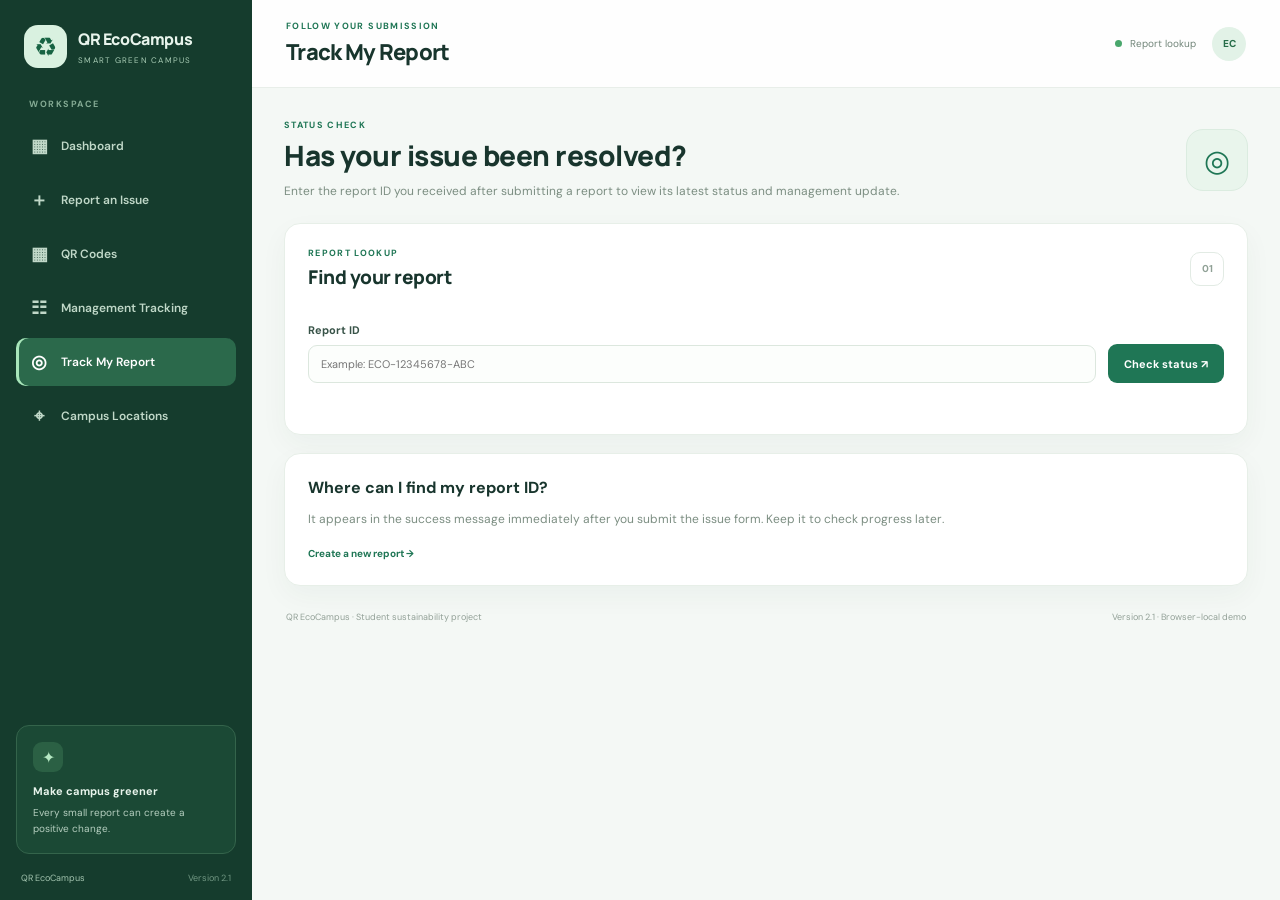
<file: tracking.html>
<!DOCTYPE html>
<html lang="en">
<head>
  <meta charset="UTF-8">
  <meta name="viewport" content="width=device-width, initial-scale=1.0">
  <title>Track My Report | QR EcoCampus</title>
  <link rel="stylesheet" href="style.css">
  <script src="script.js" defer></script>
</head>
<body data-page="tracking">
  <div class="app-shell">
    <aside class="sidebar" id="sidebar">
      <a class="brand" href="index.html"><span class="brand-icon">♻</span><span><strong>QR EcoCampus</strong><small>SMART GREEN CAMPUS</small></span></a>
      <div class="nav-label">WORKSPACE</div>
      <nav class="side-nav" aria-label="Main navigation">
        <a class="nav-link" href="index.html"><span class="nav-icon">▦</span>Dashboard</a>
        <a class="nav-link" href="report.html"><span class="nav-icon">＋</span>Report an Issue</a>
        <a class="nav-link" href="qr-codes.html"><span class="nav-icon">▦</span>QR Codes</a>
        <a class="nav-link" href="issues.html"><span class="nav-icon">☷</span>Management Tracking</a>
        <a class="nav-link active" href="tracking.html"><span class="nav-icon">◎</span>Track My Report</a>
        <a class="nav-link" href="locations.html"><span class="nav-icon">⌖</span>Campus Locations</a>
      </nav>
      <div class="sidebar-bottom"><div class="green-card"><span class="green-card-icon">✦</span><strong>Make campus greener</strong><p>Every small report can create a positive change.</p></div><div class="sidebar-foot">QR EcoCampus <span>Version 2.1</span></div></div>
    </aside>
    <main class="main-area">
      <header class="topbar"><button class="menu-toggle" id="menuToggle" type="button" aria-label="Toggle navigation">☰</button><div class="topbar-title"><span class="eyebrow">FOLLOW YOUR SUBMISSION</span><h1>Track My Report</h1></div><div class="topbar-right"><span class="online-dot"></span><span>Report lookup</span><div class="avatar">EC</div></div></header>
      <div class="page-content">
        <div class="page-intro"><div><span class="eyebrow">STATUS CHECK</span><h2>Has your issue been resolved?</h2><p>Enter the report ID you received after submitting a report to view its latest status and management update.</p></div><div class="intro-symbol">◎</div></div>
        <section class="panel tracker-panel">
          <div class="section-heading"><div><span class="eyebrow">REPORT LOOKUP</span><h2>Find your report</h2></div><span class="step-badge">01</span></div>
          <form id="trackForm" class="track-form">
            <label for="trackReportId">Report ID</label>
            <input id="trackReportId" name="reportId" type="text" placeholder="Example: ECO-12345678-ABC" required autocomplete="off">
            <button class="button button-primary" type="submit">Check status ↗</button>
          </form>
          <p id="trackMessage" class="form-message" role="status"></p>
          <div id="trackResult" class="track-result" hidden></div>
        </section>
        <section class="panel tracker-help"><strong>Where can I find my report ID?</strong><p>It appears in the success message immediately after you submit the issue form. Keep it to check progress later.</p><a class="text-link" href="report.html">Create a new report →</a></section>
        <footer class="page-footer"><span>QR EcoCampus · Student sustainability project</span><span>Version 2.1 · Browser-local demo</span></footer>
      </div>
    </main>
  </div>
</body>
</html>
</file>
<file: style.css>
@import url('https://fonts.googleapis.com/css2?family=DM+Sans:wght@400;500;600;700&family=Manrope:wght@400;500;600;700;800&display=swap');

:root {
  --ink: #18352d;
  --muted: #71827b;
  --green: #1f7655;
  --green-dark: #14533c;
  --green-light: #e8f5ed;
  --page: #f4f8f5;
  --line: #e2ebe4;
  --white: #ffffff;
  --shadow: 0 10px 28px rgba(27, 65, 47, .045);
}
* { box-sizing: border-box; }
html { scroll-behavior: smooth; }
body { margin: 0; color: var(--ink); background: var(--page); font-family: 'DM Sans', Arial, sans-serif; }
button, input, select, textarea { font: inherit; }
button, a { -webkit-tap-highlight-color: transparent; }
a { color: inherit; text-decoration: none; }
button { cursor: pointer; }
.app-shell { min-height: 100vh; }
.sidebar { width: 252px; padding: 25px 16px 16px; position: fixed; inset: 0 auto 0 0; z-index: 20; display: flex; flex-direction: column; background: #153c2d; color: #e8f4ec; }
.brand { display: flex; align-items: center; gap: 11px; padding: 0 8px 30px; }
.brand-icon { width: 43px; height: 43px; display: grid; place-items: center; border-radius: 14px; background: #d9f1e0; color: #176343; font-size: 26px; }
.brand strong, .brand small { display: block; }
.brand strong { font: 800 16px Manrope, sans-serif; letter-spacing: -.4px; }
.brand small { margin-top: 5px; font-size: 8px; color: #a9cdb6; letter-spacing: 1.25px; }
.nav-label { padding: 0 13px 12px; color: #85ab94; font-size: 9px; font-weight: 700; letter-spacing: 1.5px; }
.side-nav { display: grid; gap: 6px; }
.nav-link { display: flex; align-items: center; gap: 12px; padding: 12px 13px; border-radius: 10px; color: #c0d8c8; font-size: 12px; font-weight: 600; transition: background .15s, color .15s; }
.nav-link:hover { background: #214f3b; color: #fff; }
.nav-link.active { background: #2b694b; color: #fff; box-shadow: inset 3px 0 #a8e6ba; }
.nav-icon { width: 20px; text-align: center; font-size: 18px; }
.sidebar-bottom { margin-top: auto; }
.green-card { padding: 16px; border: 1px solid #34644b; border-radius: 13px; background: #1b4935; }
.green-card-icon { display: grid; place-items: center; width: 30px; height: 30px; margin-bottom: 12px; border-radius: 9px; color: #b6e8c3; background: #2b6044; }
.green-card strong { display: block; font-size: 11px; }
.green-card p { margin: 7px 0 0; color: #b6cfc0; font-size: 10px; line-height: 1.6; }
.sidebar-foot { display: flex; justify-content: space-between; gap: 8px; padding: 18px 5px 0; color: #a3c4af; font-size: 9px; }
.sidebar-foot span { color: #719783; }
.main-area { min-height: 100vh; margin-left: 252px; }
.topbar { min-height: 88px; padding: 17px 34px; display: flex; align-items: center; gap: 15px; border-bottom: 1px solid #e8eee9; background: rgba(255,255,255,.92); }
.topbar-title h1 { margin: 2px 0 0; font: 800 22px Manrope, sans-serif; letter-spacing: -.7px; }
.eyebrow { display: block; margin: 0 0 5px; color: var(--green); font-size: 9px; font-weight: 700; letter-spacing: 1.35px; }
.topbar-right { margin-left: auto; display: flex; align-items: center; gap: 8px; color: #72867a; font-size: 10px; }
.online-dot { width: 7px; height: 7px; border-radius: 50%; background: #49a76c; }
.avatar { width: 34px; height: 34px; margin-left: 8px; display: grid; place-items: center; border-radius: 50%; background: #e2f2e7; color: #276d49; font-size: 10px; font-weight: 800; }
.menu-toggle { display: none; border: 0; background: transparent; color: var(--green-dark); font-size: 23px; }
.page-content { max-width: 1500px; margin: 0 auto; padding: 27px 32px 20px; }
.welcome-banner { min-height: 255px; padding: 34px 38px; position: relative; display: flex; align-items: center; justify-content: space-between; overflow: hidden; border-radius: 22px; background: linear-gradient(112deg, #143f30, #226d4d 72%, #34845c); color: #fff; }
.eyebrow.light { color: #b7e7c8; }
.welcome-banner h2 { margin: 9px 0 12px; font: 800 clamp(30px, 3.5vw, 42px)/1.12 Manrope, sans-serif; letter-spacing: -1.7px; }
.welcome-banner h2 span { color: #a7e5b8; }
.welcome-banner p { max-width: 520px; margin: 0 0 20px; color: #d6e9dc; font-size: 12px; line-height: 1.7; }
.button { display: inline-flex; align-items: center; justify-content: center; gap: 7px; padding: 11px 15px; border: 1px solid transparent; border-radius: 9px; font-size: 11px; font-weight: 700; transition: transform .15s, background .15s; }
.button:hover { transform: translateY(-1px); }
.button-primary { background: var(--green); color: white; }
.button-primary:hover { background: var(--green-dark); }
.button-light { background: #f3fff5; color: #1a6542; }
.button-secondary { border-color: #d8e8dc; background: #edf6ef; color: #205d40; }
.button-secondary:hover { background: #e0f0e4; }
.button-danger-outline { border-color: #f0d7d7; background: #fffafa; color: #a54c4c; white-space: nowrap; }
.welcome-art { width: 235px; height: 190px; margin-right: 25px; position: relative; flex: 0 0 235px; }
.art-ring { position: absolute; border: 1px solid #bfe9cd55; border-radius: 50%; }
.ring-one { width: 220px; height: 100px; top: 25px; left: 0; transform: rotate(-28deg); }
.ring-two { width: 180px; height: 145px; top: 5px; left: 20px; transform: rotate(35deg); }
.art-leaf { position: absolute; inset: 15px 0 0; display: grid; place-items: center; color: #a7e5b8; font-size: 100px; text-shadow: 0 12px 30px #0d3325; }
.art-note { position: absolute; right: -30px; bottom: 0; padding: 12px 15px; border: 1px solid #ffffff30; border-radius: 12px; background: #ffffff1a; backdrop-filter: blur(8px); }
.art-note strong, .art-note small { display: block; }
.art-note strong { font-size: 10px; letter-spacing: 1px; }
.art-note small { margin-top: 4px; color: #d6e9dc; font-size: 9px; }
.stats-grid { display: grid; grid-template-columns: repeat(4, minmax(0, 1fr)); gap: 14px; margin: 19px 0; }
.stat-card, .panel { border: 1px solid #e7efe8; border-radius: 16px; background: #fff; box-shadow: var(--shadow); }
.stat-card { min-height: 137px; padding: 17px 19px; }
.stat-top { display: flex; align-items: center; justify-content: space-between; gap: 8px; color: #708278; font-size: 11px; }
.stat-icon { width: 34px; height: 34px; display: grid; place-items: center; border-radius: 10px; font-size: 17px; font-weight: 700; }
.stat-icon.green { color: #24724d; background: #e5f5e9; }
.stat-icon.amber { color: #a66a10; background: #fff3d9; }
.stat-icon.blue { color: #326db2; background: #e8f1ff; }
.stat-icon.purple { color: #7d56ad; background: #f2eaff; }
.stat-card > strong { display: block; margin-top: 8px; font: 800 26px Manrope, sans-serif; }
.stat-card > small { display: block; margin-top: 3px; color: #98a69f; font-size: 9px; }
.panel { min-width: 0; padding: 23px; margin-bottom: 18px; }
.section-heading { display: flex; align-items: center; justify-content: space-between; gap: 14px; margin-bottom: 18px; }
.section-heading h2, .page-intro h2, .tips-panel h2 { margin: 0; font: 800 19px Manrope, sans-serif; letter-spacing: -.5px; }
.text-link { color: var(--green); font-size: 10px; font-weight: 700; white-space: nowrap; }
.two-column { display: grid; grid-template-columns: minmax(0, 1.3fr) minmax(260px, .7fr); gap: 18px; align-items: start; }
.table-wrap { width: 100%; overflow-x: auto; }
table { width: 100%; border-collapse: collapse; white-space: nowrap; font-size: 10px; }
th { padding: 12px 10px; text-align: left; color: #87988d; background: #f8fbf8; font-size: 9px; text-transform: uppercase; letter-spacing: .5px; }
td { padding: 12px 10px; border-bottom: 1px solid #edf2ee; color: #52685c; vertical-align: middle; }
td strong { display: block; color: var(--ink); font-size: 10px; }
td small { display: block; max-width: 220px; margin-top: 4px; overflow: hidden; color: #99a69d; font-size: 9px; text-overflow: ellipsis; }
.status-badge, .priority-badge { display: inline-block; padding: 5px 8px; border-radius: 999px; font-size: 9px; font-weight: 700; }
.status-pending { background: #fff2d7; color: #98610b; }
.status-in-progress { background: #e8f1ff; color: #2d64a4; }
.status-resolved { background: #e4f6e9; color: #28764a; }
.priority-low { background: #edf5ef; color: #557762; }
.priority-medium { background: #fff4dd; color: #94610f; }
.priority-high { background: #ffebeb; color: #b33b3b; }
.empty-state { padding: 22px 10px; margin: 0; text-align: center; color: #94a39a; font-size: 11px; }
.quick-locations { display: grid; gap: 10px; }
.quick-location { display: flex; align-items: center; gap: 10px; padding: 10px; border: 1px solid #edf2ee; border-radius: 11px; }
.quick-location-icon { width: 34px; height: 34px; flex: 0 0 34px; display: grid; place-items: center; border-radius: 10px; background: #e8f5ed; color: var(--green); font-size: 16px; }
.quick-location strong { display: block; font-size: 10px; }
.quick-location small { display: block; margin-top: 4px; color: #91a096; font-size: 9px; }
.page-intro { display: flex; align-items: center; justify-content: space-between; gap: 18px; margin: 4px 0 22px; }
.page-intro h2 { font-size: clamp(22px, 2.4vw, 28px); }
.page-intro p { margin: 8px 0 0; color: #7c8e82; font-size: 12px; line-height: 1.6; }
.intro-symbol { width: 62px; height: 62px; flex: 0 0 62px; display: grid; place-items: center; border: 1px solid #dbece0; border-radius: 17px; background: #e9f5ec; color: var(--green); font-size: 30px; }
.form-layout, .qr-page-grid { display: grid; grid-template-columns: minmax(0, 1.2fr) minmax(250px, .8fr); gap: 18px; align-items: start; }
label { display: block; margin: 15px 0 7px; color: #385348; font-size: 11px; font-weight: 700; }
input, select, textarea { width: 100%; min-width: 0; padding: 11px 12px; border: 1px solid #dce7de; border-radius: 9px; outline: none; color: var(--ink); background: #fcfefc; font-size: 11px; }
input:focus, select:focus, textarea:focus { border-color: #63a984; box-shadow: 0 0 0 3px #4399681a; }
textarea { resize: vertical; }
.optional { color: #98a69f; font-weight: 400; }
.required { color: #c24b4b; }
.form-footer { display: flex; align-items: center; justify-content: space-between; gap: 14px; margin-top: 18px; }
.helper-text { max-width: 270px; margin: 0; color: #8b9b91; font-size: 10px; line-height: 1.6; }
.form-message { min-height: 16px; margin: 12px 0 0; color: var(--green); font-size: 11px; }
.form-message.error { color: #b33b3b; }
.step-badge { width: 34px; height: 34px; display: grid; place-items: center; border: 1px solid var(--line); border-radius: 10px; color: #90a196; font-size: 10px; font-weight: 700; }
.tips-panel { padding: 25px; background: #fbfdfb; }
.tips-icon { width: 43px; height: 43px; display: grid; place-items: center; margin-bottom: 19px; border-radius: 13px; background: #e6f4e9; color: var(--green); font-size: 22px; }
.tips-panel h2 { margin-bottom: 17px; line-height: 1.35; }
.tips-panel ul, .numbered-tips { display: grid; gap: 17px; margin: 0; padding-left: 19px; color: var(--green); }
.tips-panel li { padding-left: 3px; }
.tips-panel li strong, .tips-panel li span { display: block; }
.tips-panel li strong { color: #365548; font-size: 11px; }
.tips-panel li span { margin-top: 5px; color: #84958a; font-size: 10px; line-height: 1.6; }
.numbered-tips { gap: 12px; margin-bottom: 22px; }
.numbered-tips li { padding-left: 5px; color: #536e5d; font-size: 11px; line-height: 1.5; }
.privacy-note { margin-top: 24px; padding: 14px; border: 1px solid #e1ece3; border-radius: 11px; background: #f1f8f2; }
.privacy-note strong { font-size: 10px; }
.privacy-note p { margin: 6px 0 0; color: #72887a; font-size: 10px; line-height: 1.65; }
.qr-stage { min-height: 280px; margin: 18px 0 14px; padding: 20px; display: flex; flex-direction: column; align-items: center; justify-content: center; border: 1px dashed #cbded0; border-radius: 15px; background: #f8fcf8; }
#qrcode { width: 160px; min-height: 160px; display: grid; place-items: center; }
#qrcode img, #qrcode canvas { max-width: 160px; max-height: 160px; }
.qr-location-name { margin: 12px 0 3px; text-align: center; font-size: 12px; font-weight: 700; }
.qr-location-id { margin: 0; color: #8b9b91; font-size: 9px; }
.button-row { display: flex; gap: 9px; }
.button-row .button { flex: 1; }
.hint-box { margin: 14px 0 0; padding: 11px 12px; border-radius: 10px; background: #fff8e8; color: #896b2d; font-size: 10px; line-height: 1.6; }
.location-grid { display: grid; grid-template-columns: repeat(3, minmax(0, 1fr)); gap: 12px; margin-top: 18px; }
.location-grid-large { grid-template-columns: repeat(3, minmax(0, 1fr)); }
.location-card { padding: 16px; border: 1px solid var(--line); border-radius: 13px; background: #fbfdfb; }
.loc-icon { width: 34px; height: 34px; display: grid; place-items: center; border-radius: 10px; background: #e8f5ed; color: var(--green); font-size: 17px; }
.location-card h3 { margin: 11px 0 5px; font-size: 11px; line-height: 1.5; }
.location-card p { margin: 0; color: #91a096; font-size: 9px; }
.location-card .location-report-count { margin-top: 10px; color: #4f6c5b; font-size: 10px; }
.location-card .button { width: 100%; margin-top: 13px; padding: 9px; font-size: 10px; }
.location-stats { grid-template-columns: repeat(2, minmax(0, 1fr)); max-width: 520px; }
.summary-list { display: grid; gap: 13px; }
.summary-row { display: grid; grid-template-columns: minmax(130px, 1fr) minmax(100px, 2fr) 35px; align-items: center; gap: 12px; }
.summary-name { overflow: hidden; font-size: 10px; text-overflow: ellipsis; white-space: nowrap; }
.summary-track { height: 8px; overflow: hidden; border-radius: 999px; background: #edf3ee; }
.summary-fill { height: 100%; border-radius: 999px; background: #3e9b68; }
.summary-count { text-align: right; color: #647b6c; font-size: 10px; font-weight: 700; }
.filters { display: flex; align-items: end; gap: 12px; margin-bottom: 17px; }
.filter-label { flex: 1; margin: 0; color: #6d8175; font-size: 10px; }
.filter-label select, .filter-label input { display: block; margin-top: 6px; }
.table-action { padding: 7px 9px; border: 1px solid #dce9de; border-radius: 8px; background: #fff; color: var(--green); font-size: 10px; font-weight: 700; }
.compact-stats { margin-top: 0; }
.page-footer { display: flex; justify-content: space-between; gap: 15px; padding: 7px 2px 2px; color: #92a097; font-size: 9px; }
.status-dialog { width: min(430px, calc(100% - 28px)); padding: 25px; border: 1px solid var(--line); border-radius: 18px; color: var(--ink); box-shadow: 0 24px 80px #173c2c33; }
.status-dialog::backdrop { background: #173c2c66; backdrop-filter: blur(3px); }
.status-dialog h2 { margin: 0; font: 800 20px Manrope, sans-serif; }
.status-dialog p.muted { color: #819186; font-size: 11px; line-height: 1.6; }
.dialog-actions { display: flex; justify-content: flex-end; gap: 10px; margin-top: 20px; }

@media (max-width: 1150px) {
  .sidebar { width: 225px; }
  .main-area { margin-left: 225px; }
  .page-content { padding-inline: 22px; }
  .two-column { grid-template-columns: 1fr; }
  .location-grid, .location-grid-large { grid-template-columns: repeat(2, minmax(0, 1fr)); }
  .welcome-art { margin-right: 0; transform: scale(.85); transform-origin: center right; }
}
@media (max-width: 850px) {
  .sidebar { transform: translateX(-100%); transition: transform .22s ease; box-shadow: 10px 0 30px #102c1d20; }
  .sidebar.open { transform: translateX(0); }
  .main-area { margin-left: 0; }
  .menu-toggle { display: block; }
  .topbar { padding-inline: 20px; }
  .page-content { padding: 22px 18px; }
  .form-layout, .qr-page-grid { grid-template-columns: 1fr; }
  .stats-grid { grid-template-columns: repeat(2, minmax(0, 1fr)); }
}
@media (max-width: 560px) {
  .topbar { min-height: 76px; padding: 13px; }
  .topbar-title h1 { font-size: 18px; }
  .topbar-right > span:not(.online-dot) { display: none; }
  .page-content { padding: 18px 12px; }
  .welcome-banner { min-height: 230px; padding: 25px 22px; }
  .welcome-banner h2 { font-size: 32px; }
  .welcome-art { display: none; }
  .stats-grid { gap: 10px; }
  .stat-card { min-height: 125px; padding: 13px; }
  .stat-top { font-size: 10px; }
  .stat-card > strong { font-size: 24px; }
  .panel { padding: 16px; }
  .page-intro { align-items: flex-start; }
  .page-intro h2 { font-size: 22px; }
  .intro-symbol { width: 46px; height: 46px; flex-basis: 46px; font-size: 22px; }
  .form-footer, .filters, .page-footer { align-items: stretch; flex-direction: column; }
  .helper-text { max-width: none; }
  .button-row { flex-direction: column; }
  .location-grid, .location-grid-large { grid-template-columns: 1fr 1fr; }
  .section-heading { align-items: flex-start; }
  .summary-row { grid-template-columns: minmax(90px, 1fr) minmax(60px, 1fr) 25px; gap: 8px; }
}

/* Version 2.1: home quick navigation and citizen report tracking */
.home-actions { display:grid; grid-template-columns:repeat(4,minmax(0,1fr)); gap:12px; margin:18px 0 20px; }
.home-action-card { display:flex; align-items:center; gap:11px; min-width:0; padding:15px; border:1px solid #e2ebe4; border-radius:14px; background:#fff; box-shadow:var(--shadow); transition:transform .15s,border-color .15s; }
.home-action-card:hover { transform:translateY(-2px); border-color:#b8d8c2; }
.home-action-icon { width:38px; height:38px; flex:0 0 38px; display:grid; place-items:center; border-radius:11px; background:#e8f5ed; color:#1f7655; font-size:20px; }
.home-action-card strong,.home-action-card small { display:block; }
.home-action-card strong { font-size:11px; }
.home-action-card small { margin-top:4px; color:#83948a; font-size:9px; line-height:1.4; }
.home-action-arrow { margin-left:auto; color:#6c9b7d; }
.track-form { display:grid; grid-template-columns:minmax(0,1fr) auto; align-items:end; gap:12px; }
.track-form label { grid-column:1/-1; margin-bottom:-5px; }
.track-form button { min-height:39px; white-space:nowrap; }
.track-result { margin-top:20px; padding:20px; border:1px solid #e2ebe4; border-radius:13px; background:#f9fcf9; }
.track-result h3 { margin:0 0 7px; font:800 18px Manrope,sans-serif; }
.track-result .track-meta { color:#77887d; font-size:11px; line-height:1.8; }
.track-result .track-note { margin-top:13px; padding:12px; border-radius:10px; background:#edf6ef; color:#365548; font-size:12px; line-height:1.6; }
.tracker-help p { color:#7c8e82; font-size:12px; line-height:1.6; }
@media (max-width:1100px) { .home-actions { grid-template-columns:repeat(2,minmax(0,1fr)); } }
@media (max-width:650px) { .home-actions { grid-template-columns:1fr; } .track-form { grid-template-columns:1fr; } .track-form label { grid-column:auto; } }
</file>
